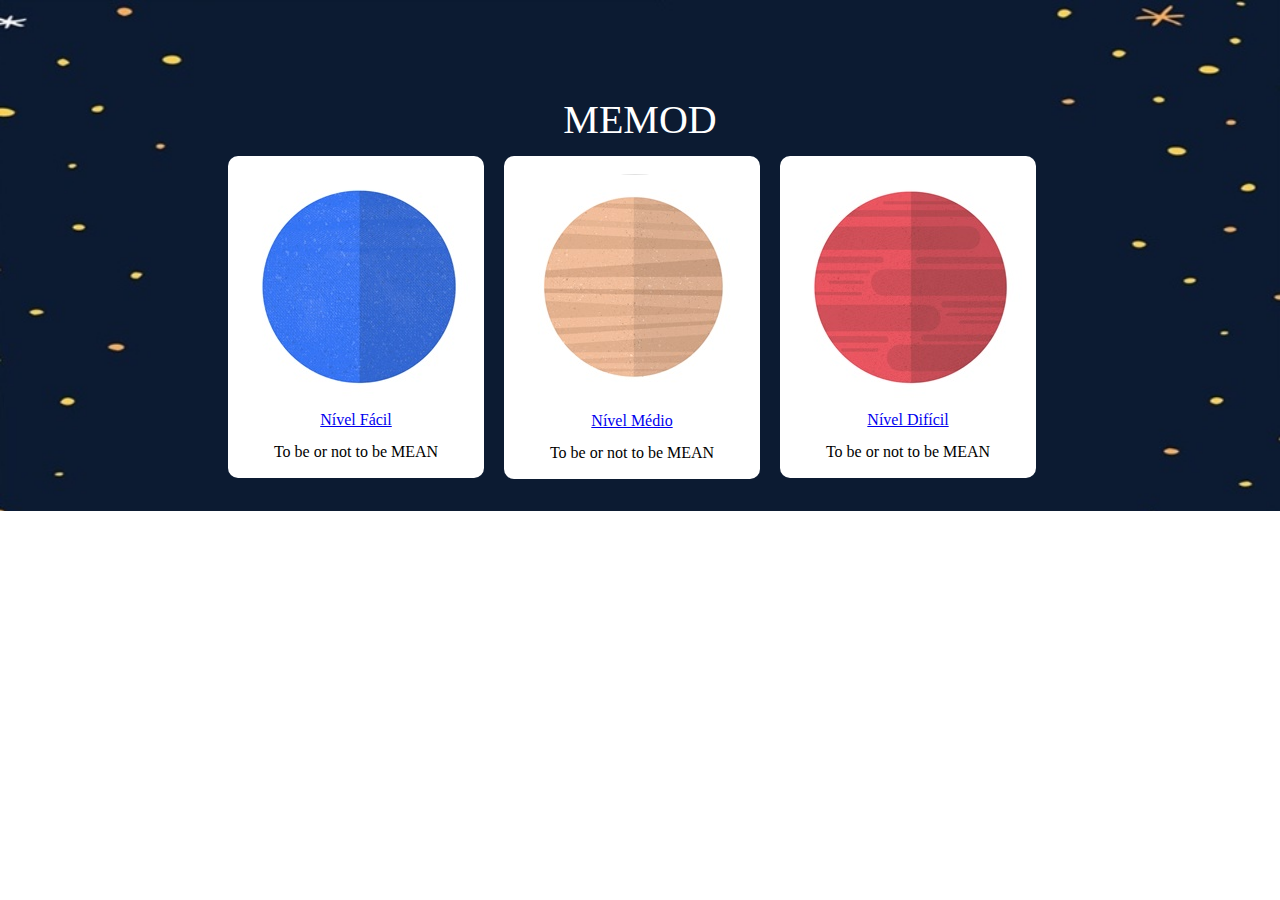
<file: index.html>
<!DOCTYPE html>
<html>
<head>
	<meta charset="UTF-8">
	<meta name="viewport" content="width=device-width">
	<title>Front-end</title>
	<!-- importar o css -->
	<link rel="stylesheet" href="css/reset.css">
 <link rel="stylesheet" href="css/speakers.css">
 <!-- <link rel="stylesheet" href="css/form.css"> -->
</head>
<body>
		<header class="header">
				<nav>
						<section id="panel-speakers" class="panel panel-speakers" class="header">
								<div class="container">
										<!-- <img class="foto-home" src="img/destaque1.jpeg" alt="jovens down"> -->
							
									<div class="about-speakers">
										<h2 class="title">MEMOD</h2>
										<!-- <h3 class="subtitle">Um jogo de memória criado para o desenvolvimento cognitivo de crianças com síndrome de down</h3> -->
									</div>	
									<!-- terá uma lista -->
									<ul class="speakers">
										<li class="speaker">
											<!-- cada lista terá uma figura -->
											<figure class="speaker-portrait">
							
												<img class="speaker-image" src="img/palestrantes/placeholder_facil.jpeg" alt="foto do palestrante">
							
												<figcaption class="speaker-name">
														<a class="botao-index" href="nivel/nivel_facil.html">Nível Fácil</a>
												</figcaption>
						
											</figure>
											<p class="speaker-speach">To be or not to be MEAN</p>
										</li>
							
										<li class="speaker">
												<!-- cada lista terá uma figura -->
												<figure class="speaker-portrait">
								
													<img class="speaker-image" src="img/palestrantes/placeholder_medio.jpeg" alt="foto do palestrante">
								
													<figcaption class="speaker-name">
															<a class="botao-index" href="nivel/nivel_medio.html">Nível Médio</a>
													</figcaption>
						
												</figure>
												<p class="speaker-speach">To be or not to be MEAN</p>
											</li>
							
											<li class="speaker">
													<!-- cada lista terá uma figura -->
													<figure class="speaker-portrait">
									
														<img class="speaker-image" src="img/palestrantes/placeholder_dificil.jpeg" alt="foto do palestrante">
									
														<figcaption class="speaker-name">
															<a class="botao-index" href="nivel/nivel_dificil.html">Nível Difícil</a>
														</figcaption>
												</figure>
													<p class="speaker-speach">To be or not to be MEAN</p>
												</li>
											</ul>
						</div>
				</section>	
			</nav>			   
 </header>
</body>
</html>
</file>
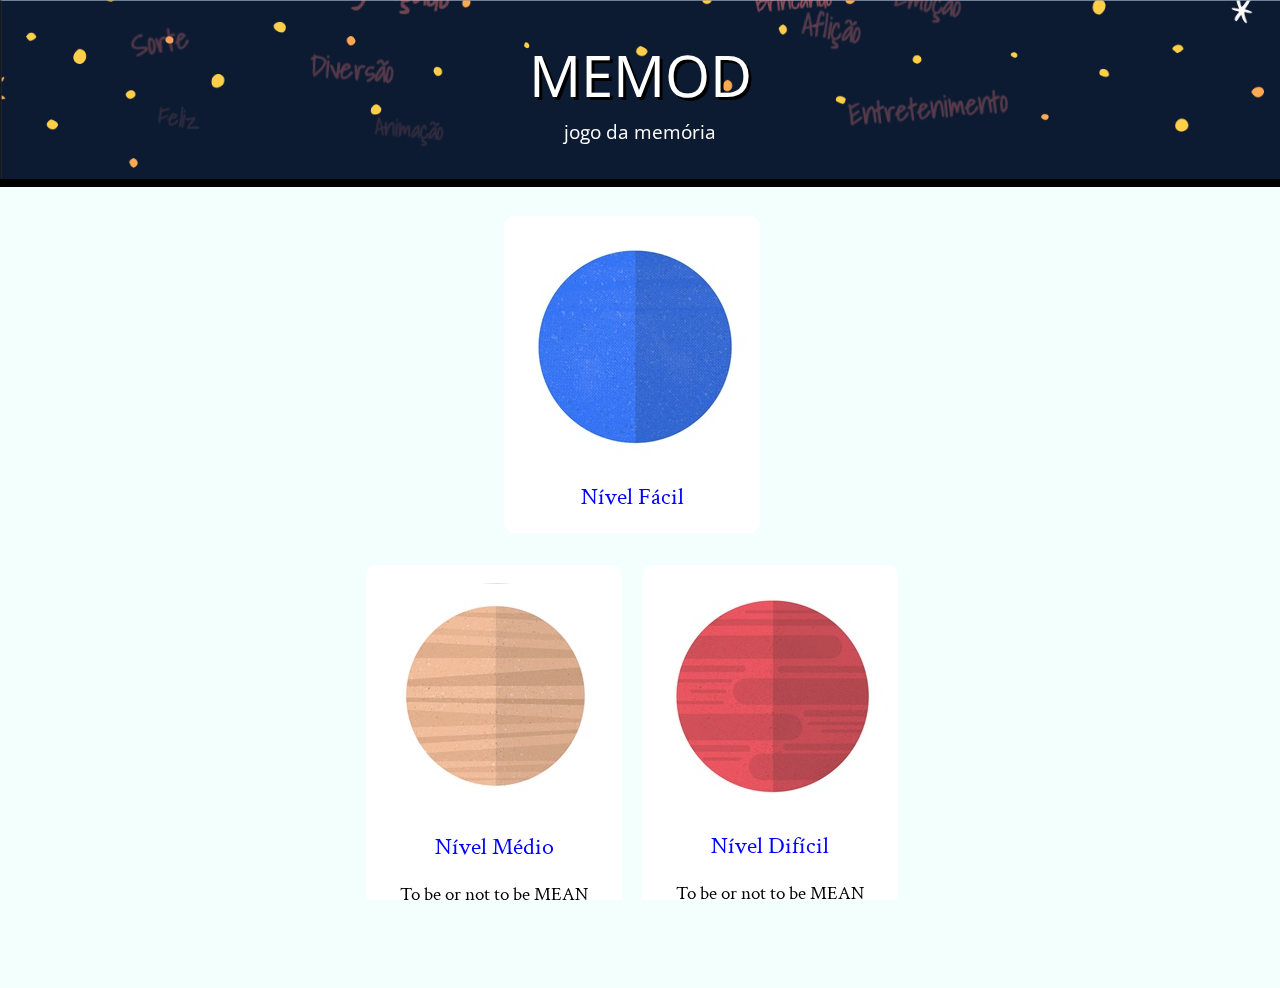
<file: indexInicial.html>
<!DOCTYPE html>
<html lang="pt">

<head class="header" class="header">
    <meta charset="UTF-8">
    <title>Tayna Rodrigues - Desenvolvedor Web</title>
    <link rel="stylesheet" href="css/reset.css">
    <link rel="stylesheet" href="css/site.css">
    <!-- <link rel="stylesheet" href="css/speakers.css"> -->
		<link rel="stylesheet" href="css/index.css">
		<link rel="stylesheet" href="css/speakers.css">
    
    
    <link rel="stylesheet" href="http://fonts.googleapis.com/css?family=Crimson+Text:400,400italic,600">
    <link rel="stylesheet" href="http://fonts.googleapis.com/css?family=Open+Sans+Condensed:700">
    <link rel="stylesheet" href="http://fonts.googleapis.com/css?family=Shadows+Into+Light">
</head>
<body>
	<header class="titulo-principal">
			<!-- <img class="foto-home" src="img/eu.jpg" alt="jovens down"> -->
			<h1>MEMOD</h1>
			<p class="subtitulo-principal">jogo da memória</p>
			<ul class="palavras-home">
					<li class="palavra-home primeira">Alegria</li>
					<li class="palavra-home segunda">Feliz</li>
					<li class="palavra-home terceira">Sorte</li>
					<li class="palavra-home quarta">Diversão</li>
					<li class="palavra-home quinta">Emoção</li>
					<li class="palavra-home sexta">Brincando</li>
					<li class="palavra-home setima">Educativo</li>
					<li class="palavra-home oitava">Engraçado</li>
					<li class="palavra-home nona">Entretenimento</li>
					<li class="palavra-home decima">Animação</li>
					<li class="palavra-home decima-primeira">Aflição</li>
			</ul>
	</header>

	<nav>
		<section id="panel-speakers" class="panel panel-speakers" class="header">
			<div class="container">
				<!-- <img class="foto-home" src="img/destaque1.jpeg" alt="jovens down"> -->
	
				<div class="about-speakers">
	
					<!-- <h3 class="subtitle">Um jogo de memória criado para o desenvolvimento cognitivo de crianças com síndrome de down</h3> -->
				</div>
				<!-- terá uma lista -->
				<ul class="speakers">
					<li class="speaker">
						<!-- cada lista terá uma figura -->
						<figure class="speaker-portrait">
	
							<img class="speaker-image" src="img/palestrantes/placeholder_facil.jpeg" alt="foto do palestrante">
	
							<figcaption class="speaker-name">
								<a class="botao-index" href="nivel/nivel_facil.html">Nível Fácil</a>
							</figcaption>
	
						</figure>
					</li>
	
					<ul class="speakers"></ul>
					<li class="speaker">
						<!-- cada lista terá uma figura -->
						<figure class="speaker-portrait">
	
							<img class="speaker-image" src="img/palestrantes/placeholder_medio.jpeg" alt="foto do palestrante">
	
							<figcaption class="speaker-name">
								<a class="botao-index" href="nivel/nivel_medio.html">Nível Médio</a>
							</figcaption>
	
						</figure>
						<p class="speaker-speach">To be or not to be MEAN</p>
					</li>
	
					<li class="speaker">
						<!-- cada lista terá uma figura -->
						<figure class="speaker-portrait">
	
							<img class="speaker-image" src="img/palestrantes/placeholder_dificil.jpeg" alt="foto do palestrante">
	
							<figcaption class="speaker-name">
								<a class="botao-index" href="nivel/nivel_dificil.html">Nível Difícil</a>
							</figcaption>
						</figure>
						<p class="speaker-speach">To be or not to be MEAN</p>
					</li>
				</ul>
			</div>
		</section>
	</nav>


</body>

<!-- <body> -->
    <!-- <main> -->
        <!-- <section class="secao-inicio saudacao"> -->
            <!-- <p class="saudacao"><span class="saudacao-inicio">Olá,</span> vamos <strong>Jogar ?</strong> <span
                    class="saudacao-ultima-linha">um joguinho da <em>Memória bem divertido</em></span></p> -->
            <!-- <a class="botao-index" href="nivel/nivel_facil.html">Fácil</a> -->
            <!-- <a class="botao-index" href="nivel/nivel_medio.html">Médio</a> -->
            <!-- <a class="botao-index" href="nivel/nivel_dificil.html">Difícil</a> -->
        <!-- </section> -->
    <!-- </main> -->
    <!-- <footer class="rodape-pagina">
        &copy; Tayna Rodrigues 2019
    </footer> -->
<!-- </body> -->


</html>
</file>
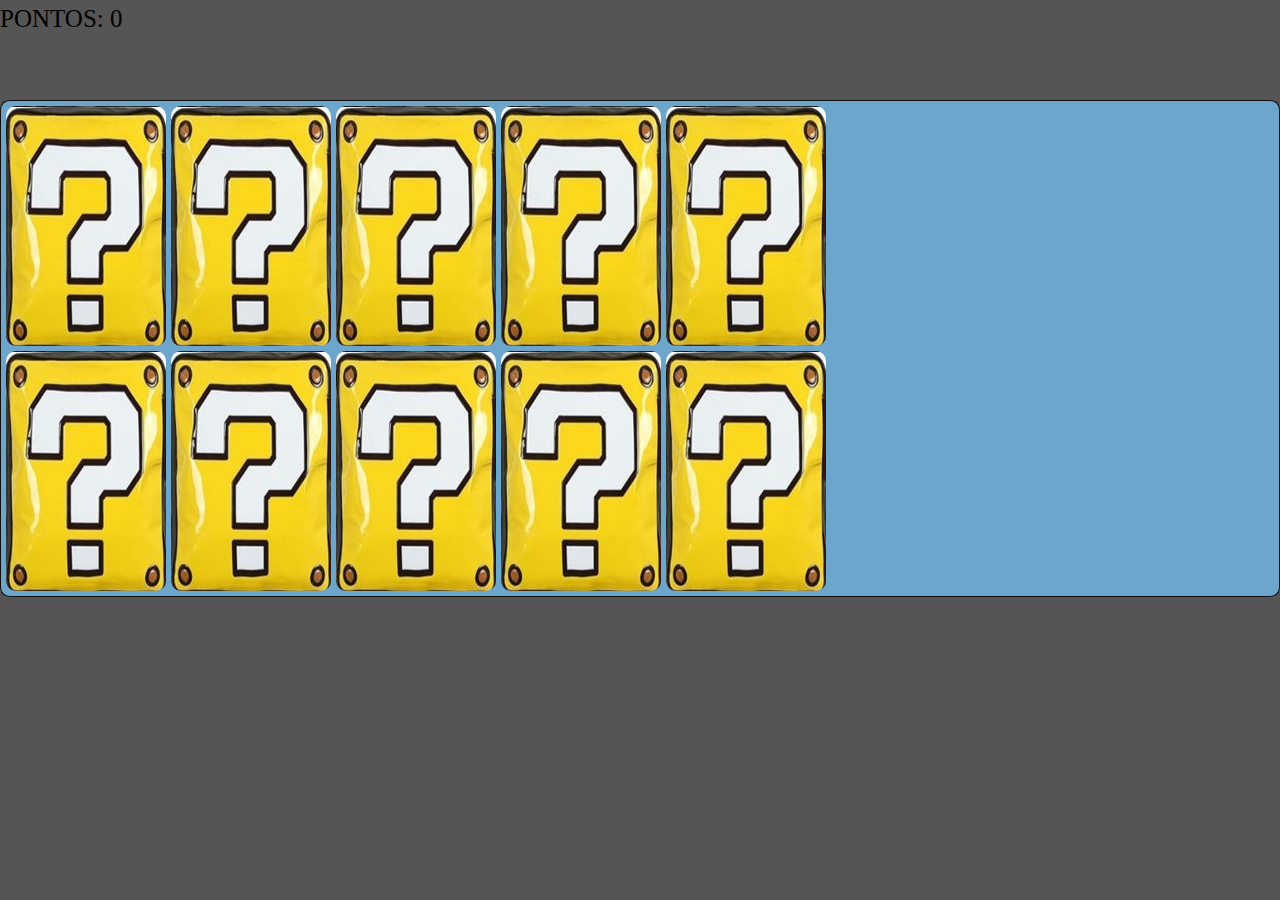
<file: nivel/nivel_facil.html>
<html>

<head>
    <meta charset="UTF-8">
    <title>Jogo da Memória</title>

    <link rel="stylesheet" type="text/css" href="../css/style_facil.css">
</head>

<body>
    <div id="container">
        <div class="card" id="card0">
            <div class="face back"></div>
            <div class="face front"></div>
        </div>
        <div class="card" id="card1">
            <div class="face back"></div>
            <div class="face front"></div>
        </div>
        <div class="card" id="card2">
            <div class="face back"></div>
            <div class="face front"></div>
        </div>
        <div class="card" id="card3">
            <div class="face back"></div>
            <div class="face front"></div>
        </div>
        <div class="card" id="card4">
            <div class="face back"></div>
            <div class="face front"></div>
        </div>
        <div class="card" id="card5">
            <div class="face back"></div>
            <div class="face front"></div>
        </div>
        <div class="card" id="card6">
            <div class="face back"></div>
            <div class="face front"></div>
        </div>
        <div class="card" id="card7">
            <div class="face back"></div>
            <div class="face front"></div>
        </div>
        <div class="card" id="card8">
            <div class="face back"></div>
            <div class="face front"></div>
        </div>
        <div class="card" id="card9">
            <div class="face back"></div>
            <div class="face front"></div>
        </div>
        <img src="../img/img_facil/match.png" id="imgMatchSing" />

        <div id="modalGameOver">
            <img src="../img/img_facil/gameover.png" id="imgGameOver" />
        </div>
    </div>
    <!-- elemento de texto que poderá ser visualizado ao executar a aplicação -->
    <p id="score">PONTOS: </p>
    <script src="../js/script_facil.js"></script>
</body>

</html>
</file>
<file: css/speakers.css>
.panel-speakers{
    /* afastar o conteúdo que está colado no topo da borda laranja */
    /* padding-top: 40px; */
    /* cor de fundo laranja */
    /* background-color: #EF7247; */
    }
    
    .header{
        background: url(../img/destaque1.jpeg);
        background-size: cover;
        padding-top: 100px;
    }
    
    
    .panel-speakers .about-speakers{
        text-align: center;
    }
    .panel-speakers .title{
        color: white;
        /* tamanho da fonte */
        font-size: 40px;
        /* afastar o subtítulo do título */
        margin-bottom: 16px;
        text-transform: uppercase;
    }
    .panel-speakers .subtitle{
        color: white;
        font-size: 32px;
        margin-bottom: 16px;
    }
    .panel-speakers .speakers{
        text-align: center;
    }
    .panel-speakers .speaker{
        
				/* background: rgb(0, 162, 255); */
				background-color: white;
        /* um do lado do outro */
        display: inline-block;
        /* espaçamento na margin direita e na margin de botton */
        /* 0 na parte de cima; 16px na direita; 32px em baixo e 0 na esquerda */
        margin: 0 16px 32px 0;
        /* conteúdo da borda */
        padding: 18px;
        /* arredondamento */
        border-radius: 10px;
       /* definir o conteúdo  máximo do painel, conforme for crescendo que ele quebre a linha */
       width: 220px;
       /* como tem muito texto na descrição, tem-se que alinhar pelo topo */
       vertical-align: top;
    }
    
    .panel-speakers .speaker-image{
    
        /* imagem com a bolinha 100% arredondada */
        border-radius: 50%; /*50% no pai*/
    }
    .panel-speakers .speaker-name{
        /* espaçamento do nome da imagem */
        margin-top: 10px;
    }
     /* a frase tem que estar em negrito e afastada */
    .panel-speakers .speaker-bio{
        /* em negrito */
        font-weight: bold;
        margin-top: 16px;
    }
     /* a frase da conversa um pouco maior */
    .panel-speakers .speaker-speach{
    
        margin-top: 16px;
    }
</file>
<file: css/site.css>
body {
    font-family: "Crimson Text", "Times New Roman", serif;
    background-color: #F2FFFC;
    font-size: 120%;
    line-height: 1.5;
    display: flex;
    flex-wrap: wrap;
}
h1,
h2,
.subtitulo-principal {
    font-family: "Open Sans Condensed", "Arial", sans-serif;
}
h1 {
    text-transform: uppercase;
    font-size: 3em;
    text-shadow: 3px 3px #000;
}
.titulo-principal {
    text-align: center;
    background-color: #851944;
    color: #FFF;
    padding: 2rem;
    border-bottom: .5rem solid #000;
}
.subtitulo-texto {
    font-size: 1.5em;
    clear: both;
}
main a {
    color: #851944;
}
main a:hover,
main a:focus,
footer a:focus,
footer a:hover {
    color: red;
}
main p {
    text-align: justify;
    margin: 1em 0;
}
/*
.rodape-pagina {
    color: #F2FFFC;
    padding: 1em;
    clear: both;
    position: fixed;
    bottom: 0;
    left: 0;
    width: 100%;
    box-sizing: border-box;
    background-repeat: no-repeat;
    text-shadow: 1px 1px black;
    background-image: radial-gradient(ellipse at left bottom,
        rgba(60, 29, 61, 0.8),
        rgba(60, 29, 61, 0.8) 65%,
        black 65%,
        black 70%,
        transparent 70%);
    background-size: 25% 100%;
}
*/
.container {
    width: 80ch;
    margin-left: auto;
    margin-right: auto;
    padding: 1.5em 0;
}
strong {
    font-weight: bold;
}

em {
    font-style: italic;
}
main {
    padding-bottom: 4em;
    flex-grow: 1;
}
</file>
<file: css/index.css>
header{
    background: url(../img/destaque.png);
    background-size: cover;
    padding-top: 100%;
}
body{
    display: block;
}
.foto-home {
    height: 200px;
    border-radius: 50%;
}
.saudacao p {
    font-size: 1.5em;
    color: #99A;
    line-height: 1;
    padding: 2em;
}
/* .saudacao-inicio {
    font-size: 3em;
    color: #889;
} */
.saudacao-ultima-linha {
    text-align: right;
    display: block;
}
.saudacao strong {
    font-size: 2em;
    color: #000;
}
/* .saudacao em {
    color:#851944;
    font-size: 4em;
    -webkit-transform: rotate(-5deg) skew(-10deg);
            transform: rotate(-5deg) skew(-10deg);
    display: inline-block;
    -webkit-animation: flutua 1s ease-in-out infinite;
            animation: flutua 1s ease-in-out infinite;
    -webkit-animation-direction: alternate;
            animation-direction: alternate;
    position: relative;
} */
/* .saudacao:hover em {
    -webkit-animation-play-state: paused;
            animation-play-state: paused;
} */
.botao-index {
    font-size: 1.25em;
    /* background-color:#851944; */
		color: #FFF;
		color: blue;
    padding: .5em;
    /* border: .2em solid black; */
    width: 40ch;
    margin: 2em auto;
    /* display: block; */
     /* border-radius: 50%;  */
    text-align: center;
    text-decoration: none;
		/* transition: .5s; */
		cursor: pointer;
}
.botao-index:focus,
.botao-index:hover {
		/* background-color:#851944; */
		background-color: blue;
    color: white;
    box-shadow: 0 0 1em #FA9;
}
/* .secao-inicio {
    padding: 2em;
} */
/* .secao-inicio h2 {
    font-size: 3em;
    text-transform: uppercase;
    margin-bottom: .5em;
    text-shadow: 2px 2px #000;
} */
footer {
    background-color: #000;
    color: #FFF;
    padding: 2em;
}
footer h2 {
    font-size: 3em;
}
/* footer a {
    color: #F99;
} */
main {
    width: 100%;
    padding-bottom: 0;
    float: none;
}
html,body {
    overflow-x: hidden;
    height: 100%;
}
body {
    -webkit-perspective: 6px;
            perspective: 6px;
    -webkit-perspective-origin: 50% 160px;
            perspective-origin: 50% 160px;
}
.palavras-home {
    -webkit-transform-style: preserve-3d;
            transform-style: preserve-3d;
    position: absolute;
    bottom: 0;
    right: 0;
    top: 0;
    left: 0;
}
.palavra-home {
    font-family: "Shadows Into Light", cursive;
    font-weight: bold;
    font-size: 400%;
    color: rgba(255, 127, 127, .5);
    position: absolute;
    -webkit-animation: aparece 2s;
            animation: aparece 2s;
}
.primeira{
    top: 50%;
    left: 60%;
    -webkit-transform: translate(-50%, -50%) translateZ(4px) rotate(-5deg) scale(.25);
    transform: translate(-50%, -50%) translateZ(4px) rotate(-5deg) scale(.25);
}
.segunda{
    top: 70%;
    left: 20%;
    -webkit-transform: translate(-50%, -50%) translateZ(1px) rotate(10deg) scale(.25);
            transform: translate(-50%, -50%) translateZ(1px) rotate(10deg) scale(.25);
    opacity: .3;
}
.terceira{
    top: 45%;
    left: 25%;
    -webkit-transform: translate(-50%, -50%) translateZ(2px) rotate(-10deg) scale(.25);
            transform: translate(-50%, -50%) translateZ(2px) rotate(-10deg) scale(.25);
    opacity: .6;
}
.quarta{
    top: 55%;
    left: 35%;
    -webkit-transform: translate(-50%, -50%) translateZ(2px) rotate(5deg) scale(.25);
            transform: translate(-50%, -50%) translateZ(2px) rotate(5deg) scale(.25);
    opacity: .6;
}
.quinta{
    top: 30%;
    left: 65%;
    -webkit-transform: translate(-50%, -50%) translateZ(2px) rotate(10deg) scale(.25);
            transform: translate(-50%, -50%) translateZ(2px) rotate(10deg) scale(.25);
    opacity: .6;
}
.sexta{
    top: 15%;
    left: 60%;
    -webkit-transform: translate(-50%, -50%) translateZ(1px) rotate(-5deg) scale(.25);
    transform: translate(-50%, -50%) translateZ(1px) rotate(-5deg) scale(.25);
}
.setima{
    top: 30%;
    left: 35%;
    -webkit-transform: translate(-50%, -50%) translateZ(3px) rotate(-5deg) scale(.25);
            transform: translate(-50%, -50%) translateZ(3px) rotate(-5deg) scale(.25);
    opacity: .8;
}
.oitava{
    top: 40%;
    left: 40%;
    -webkit-transform: translate(-50%, -50%) translateZ(3px) rotate(10deg) scale(.25);
            transform: translate(-50%, -50%) translateZ(3px) rotate(10deg) scale(.25);
    opacity: .8;
}
.nona{
    top: 70%;
    left: 65%;
    -webkit-transform: translate(-50%, -50%) translateZ(2px) rotate(-5deg) scale(.25);
            transform: translate(-50%, -50%) translateZ(2px) rotate(-5deg) scale(.25);
    opacity: .6;
}
.decima{
    top: 75%;
    left: 35%;
    -webkit-transform: translate(-50%, -50%) translateZ(1px) rotate(5deg) scale(.25);
            transform: translate(-50%, -50%) translateZ(1px) rotate(5deg) scale(.25);
    opacity: .3;
}
.decima-primeira{
    top: 40%;
    left: 60%;
    -webkit-transform: translate(-50%, -50%) translateZ(2px) rotate(10deg) scale(.25);
            transform: translate(-50%, -50%) translateZ(2px) rotate(10deg) scale(.25);
    opacity: .6;
}
.titulo-principal {
    -webkit-transform-style: preserve-3d;
            transform-style: preserve-3d;
    position: relative;
}
.banner {
    position: absolute;
    top: 0;
    right: 0;

    line-height: 1;

    -webkit-transform: translate(calc(.707 * (3.5em - 100%) + 100%), calc(-.707 * 3.5em)) rotate(45deg);
            transform: translate(calc(.707 * (3.5em - 100%) + 100%), calc(-.707 * 3.5em)) rotate(45deg);
    -webkit-transform-origin: 0 0;
            transform-origin: 0 0;

    padding: 1em 3em;
    box-sizing: border-box;

    text-align: center;
    text-decoration: none;
    background-color: #3C1D3D;
    color: white;
    border: .25em solid black;

    font-size: 1.2em;
    font-family: "Open Sans Condensed", sans-serif;
    -webkit-animation: aparece .5s;
            animation: aparece .5s;
    -webkit-animation-delay: 2s;
            animation-delay: 2s;
    -webkit-animation-fill-mode: backwards;
            animation-fill-mode: backwards;
}
@-webkit-keyframes aparece {
    from {
        opacity: 0;
        transform: scale(0.001);
    }
}
@keyframes aparece {
    from {
        opacity: 0;
        transform: scale(0.001);
    }
}
@keyframes flutua {
    from {
        top: -5px;
    }
    to {
        top: 5px;
    }
}
@-webkit-keyframes flutua {
    from {
        top: -5px;
    }
    to {
        top: 5px;
    }
}
</file>
<file: css/style_facil.css>
* {
    margin: 0%;
    padding: 0%;
}
#score{
    position: absolute;
    margin: 0 0 0 100px auto;
    font-size: 25px;
}

body {
    background-color: #555;
   /* text-align: center;*/
    /* background-color: #F2FFFC; */
     /* background-color: #6CA6CD; */
    font-size: 120%;
    line-height: 1.5;
    display: flex;
    flex-wrap: wrap;
}

/* container das cartas, testando o distancia */
#container {
    width: 1325px;
    height: 495px;
    border: 1px solid #111;
    position: relative;
    /* margin: 10px auto; */
    margin: 100px auto;
    border-radius: 10px;
    /* cor do fundo do container, que fica debaixo das cartas */
    background-color: #6CA6CD;
    /* background-color: #5e4a16; */
    /* background-color: #F2FFFC; */
}

.card {
    width: 160px; 
    height: 240px;
    perspective: 600px;
    position: absolute;
    border-radius: 10px;
}

/* face das cartas */
.face {
    border-radius: 10px;
    width: 100%;
    height: 100%;
    position: absolute;
    transition: all 1s;
    backface-visibility: hidden;
}

.front {
    transform: rotateY(-180deg);
}

.flipped.front {
    transform: rotateY(0deg);
}

/* todas as div´s da face back, vão ter a mesma imagem que é a do verso */
.back {
    background: url("../img/img_facil/verso.jpg");
}

.flipped.back {
    transform: rotateY(180deg);
}

.card:hover {
    box-shadow: 0 0 50px #aaa;
}

.face.flipped.match {
    box-shadow: 0 0 10px #0f0;
}

#modalGameOver {
    position: absolute;
    top: 0;
    border-radius: 5px;
    width: 100%;
    height: 100%;
    background-color: rgba(0, 0, 0, 0.5);
    z-index: -2;
}

#imgMatchSing {
    position: relative;
    margin: 0 auto;
    top: 250px;
    z-index: -1;
    opacity: 1;
    transition-property: top, opacity;
    transition-duration: 1.5s;
}

#imgGameOver {
    margin-top: 100px;
}
</file>
